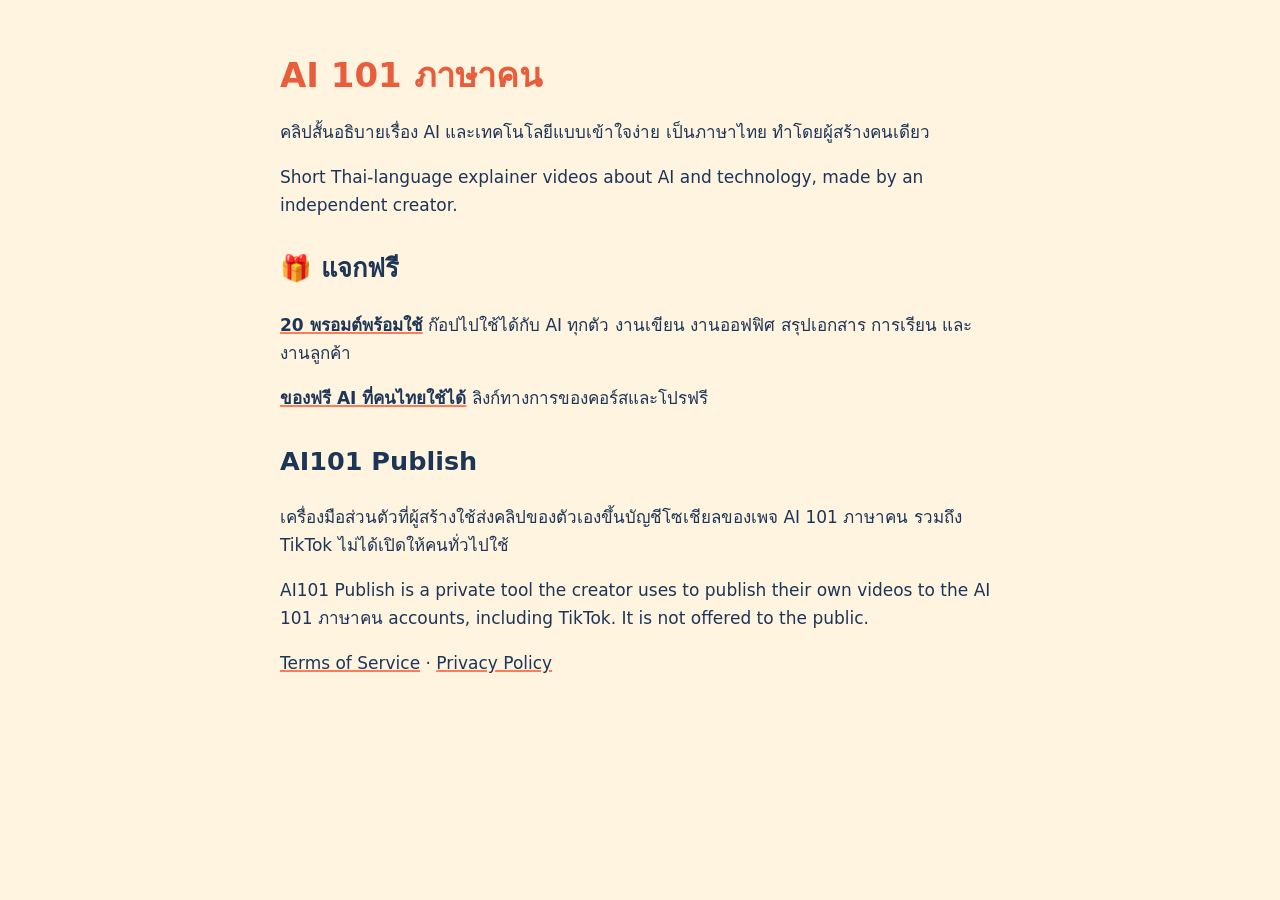
<file: index.html>
<!doctype html>
<html lang="th">
<head>
<meta charset="utf-8">
<meta name="viewport" content="width=device-width, initial-scale=1">
<title>AI 101 ภาษาคน</title>
<link rel="stylesheet" href="style.css">
</head>
<body>
<main>
  <h1>AI 101 ภาษาคน</h1>
  <p>คลิปสั้นอธิบายเรื่อง AI และเทคโนโลยีแบบเข้าใจง่าย เป็นภาษาไทย ทำโดยผู้สร้างคนเดียว</p>
  <p lang="en">Short Thai-language explainer videos about AI and technology, made by an independent creator.</p>

  <h2>🎁 แจกฟรี</h2>
  <p><a href="prompts.html"><strong>20 พรอมต์พร้อมใช้</strong></a> ก๊อปไปใช้ได้กับ AI ทุกตัว งานเขียน งานออฟฟิศ สรุปเอกสาร การเรียน และงานลูกค้า</p>
  <p><a href="free.html"><strong>ของฟรี AI ที่คนไทยใช้ได้</strong></a> ลิงก์ทางการของคอร์สและโปรฟรี</p>

  <h2>AI101 Publish</h2>
  <p>เครื่องมือส่วนตัวที่ผู้สร้างใช้ส่งคลิปของตัวเองขึ้นบัญชีโซเชียลของเพจ AI 101 ภาษาคน รวมถึง TikTok ไม่ได้เปิดให้คนทั่วไปใช้</p>
  <p lang="en">AI101 Publish is a private tool the creator uses to publish their own videos to the AI 101 ภาษาคน accounts, including TikTok. It is not offered to the public.</p>

  <p><a href="terms.html">Terms of Service</a> · <a href="privacy.html">Privacy Policy</a></p>
</main>
</body>
</html>
</file>
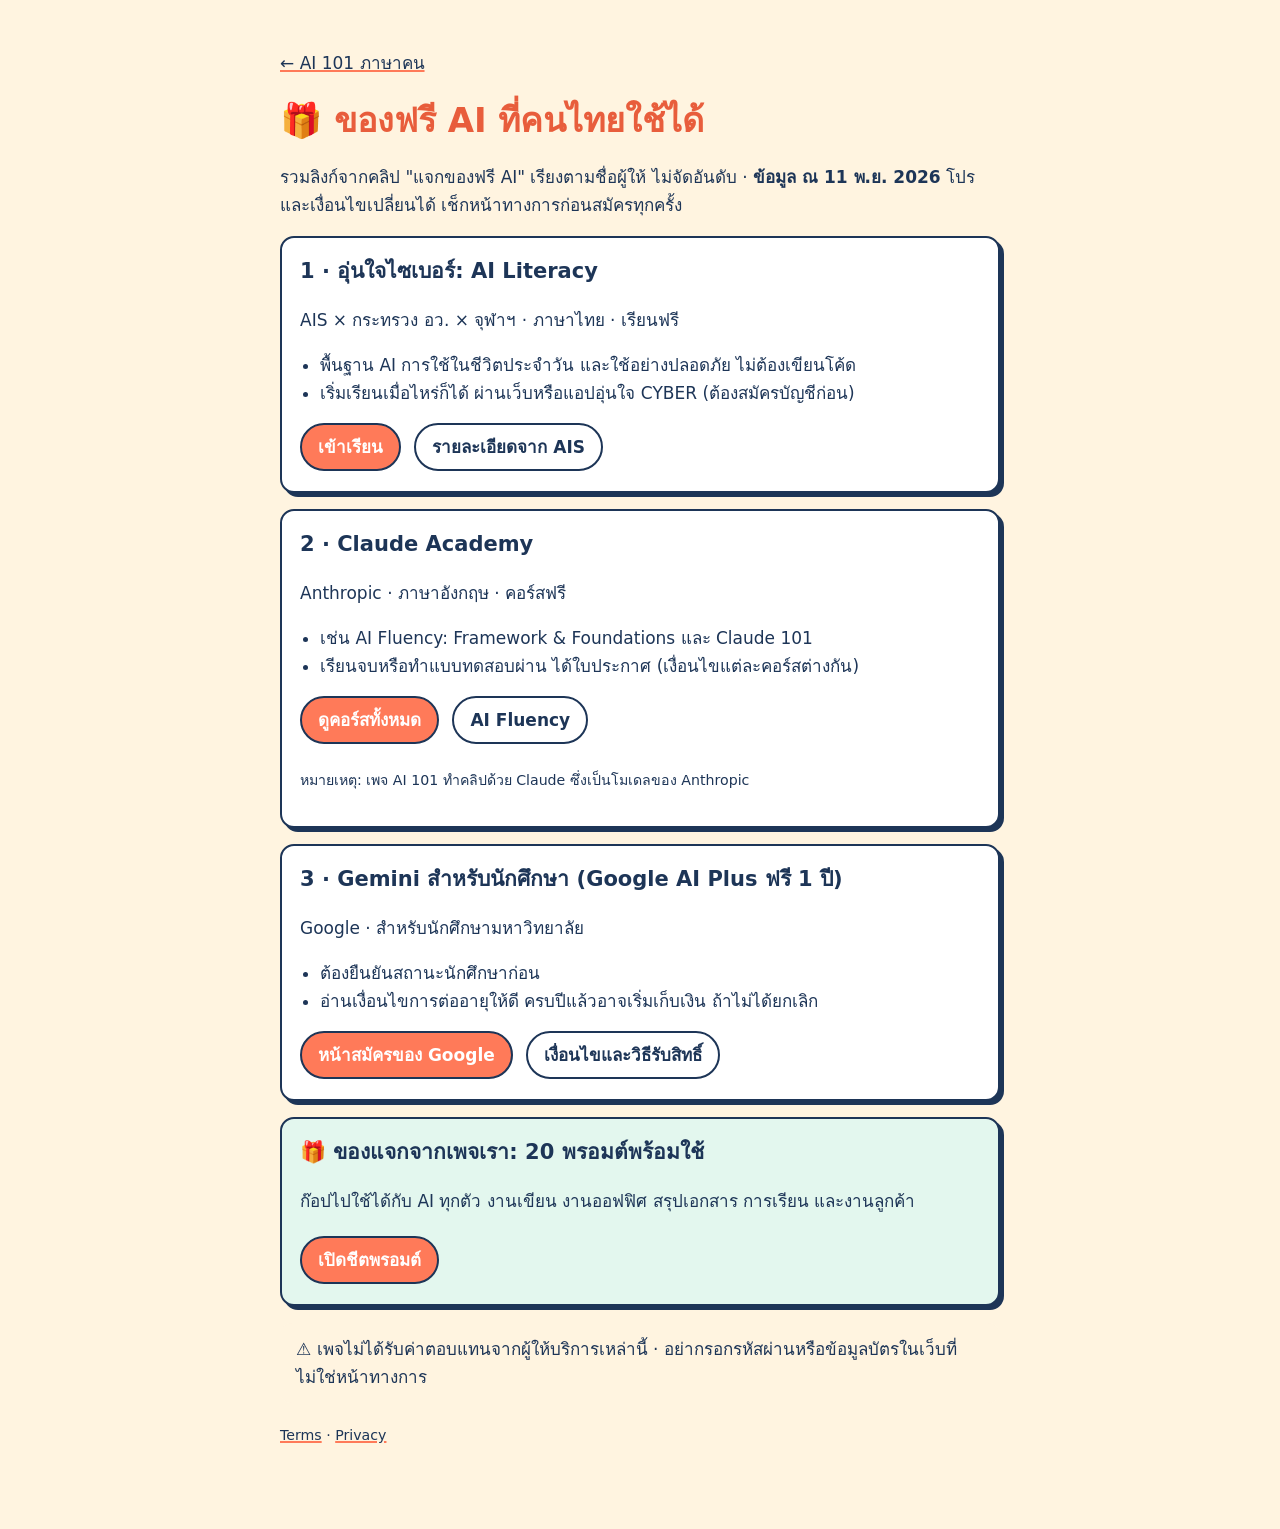
<file: free.html>
<!doctype html>
<html lang="th">
<head>
<meta charset="utf-8">
<meta name="viewport" content="width=device-width, initial-scale=1">
<title>ของฟรี AI ที่คนไทยใช้ได้ · AI 101 ภาษาคน</title>
<meta name="description" content="ลิงก์ทางการของคอร์สและโปร AI ฟรี: อุ่นใจไซเบอร์ AI Literacy, Claude Academy, Gemini สำหรับนักศึกษา และ 20 พรอมต์พร้อมใช้">
<link rel="stylesheet" href="style.css">
<style>
  .card { background: #fff; border: 2px solid #1d3557; border-radius: 14px; box-shadow: 4px 4px 0 #1d3557; padding: 16px 18px; margin: 16px 0; }
  .card h2 { margin: 0 0 6px; font-size: 21px; }
  .card ul { margin: 8px 0 12px; padding-left: 20px; }
  .btn { display: inline-block; background: #ff7a59; color: #fff; text-decoration: none; font-weight: 700; border: 2px solid #1d3557; border-radius: 999px; padding: 8px 16px; margin: 4px 8px 4px 0; }
  .btn.alt { background: #fff; color: #1d3557; }
  .btn:focus-visible { outline: 3px solid #1d3557; outline-offset: 2px; }
  .note { background: #fff4e0; border-radius: 12px; padding: 12px 16px; }
  .gift { background: #e3f7ee; }
</style>
</head>
<body>
<main>
  <p><a href="index.html">← AI 101 ภาษาคน</a></p>
  <h1>🎁 ของฟรี AI ที่คนไทยใช้ได้</h1>
  <p>รวมลิงก์จากคลิป "แจกของฟรี AI" เรียงตามชื่อผู้ให้ ไม่จัดอันดับ · <strong>ข้อมูล ณ 11 พ.ย. 2026</strong> โปรและเงื่อนไขเปลี่ยนได้ เช็กหน้าทางการก่อนสมัครทุกครั้ง</p>

  <div class="card">
    <h2>1 · อุ่นใจไซเบอร์: AI Literacy</h2>
    <p>AIS × กระทรวง อว. × จุฬาฯ · ภาษาไทย · เรียนฟรี</p>
    <ul>
      <li>พื้นฐาน AI การใช้ในชีวิตประจำวัน และใช้อย่างปลอดภัย ไม่ต้องเขียนโค้ด</li>
      <li>เริ่มเรียนเมื่อไหร่ก็ได้ ผ่านเว็บหรือแอปอุ่นใจ CYBER (ต้องสมัครบัญชีก่อน)</li>
    </ul>
    <a class="btn" href="https://aunjaicyber.ais.th/pathway/162" rel="noopener">เข้าเรียน</a>
    <a class="btn alt" href="https://www.ais.th/en/business/news-and-activity/announcements/ai-literacy" rel="noopener">รายละเอียดจาก AIS</a>
  </div>

  <div class="card">
    <h2>2 · Claude Academy</h2>
    <p>Anthropic · ภาษาอังกฤษ · คอร์สฟรี</p>
    <ul>
      <li>เช่น AI Fluency: Framework &amp; Foundations และ Claude 101</li>
      <li>เรียนจบหรือทำแบบทดสอบผ่าน ได้ใบประกาศ (เงื่อนไขแต่ละคอร์สต่างกัน)</li>
    </ul>
    <a class="btn" href="https://academy.claude.com/" rel="noopener">ดูคอร์สทั้งหมด</a>
    <a class="btn alt" href="https://anthropic.skilljar.com/ai-fluency-framework-foundations" rel="noopener">AI Fluency</a>
    <p><small>หมายเหตุ: เพจ AI 101 ทำคลิปด้วย Claude ซึ่งเป็นโมเดลของ Anthropic</small></p>
  </div>

  <div class="card">
    <h2>3 · Gemini สำหรับนักศึกษา (Google AI Plus ฟรี 1 ปี)</h2>
    <p>Google · สำหรับนักศึกษามหาวิทยาลัย</p>
    <ul>
      <li>ต้องยืนยันสถานะนักศึกษาก่อน</li>
      <li>อ่านเงื่อนไขการต่ออายุให้ดี ครบปีแล้วอาจเริ่มเก็บเงิน ถ้าไม่ได้ยกเลิก</li>
    </ul>
    <a class="btn" href="https://gemini.google/students/" rel="noopener">หน้าสมัครของ Google</a>
    <a class="btn alt" href="https://support.google.com/googleone/answer/17422238?hl=th" rel="noopener">เงื่อนไขและวิธีรับสิทธิ์</a>
  </div>

  <div class="card gift">
    <h2>🎁 ของแจกจากเพจเรา: 20 พรอมต์พร้อมใช้</h2>
    <p>ก๊อปไปใช้ได้กับ AI ทุกตัว งานเขียน งานออฟฟิศ สรุปเอกสาร การเรียน และงานลูกค้า</p>
    <a class="btn" href="prompts.html">เปิดชีตพรอมต์</a>
  </div>

  <p class="note">⚠️ เพจไม่ได้รับค่าตอบแทนจากผู้ให้บริการเหล่านี้ · อย่ากรอกรหัสผ่านหรือข้อมูลบัตรในเว็บที่ไม่ใช่หน้าทางการ</p>
  <p><small><a href="terms.html">Terms</a> · <a href="privacy.html">Privacy</a></small></p>
</main>
</body>
</html>
</file>
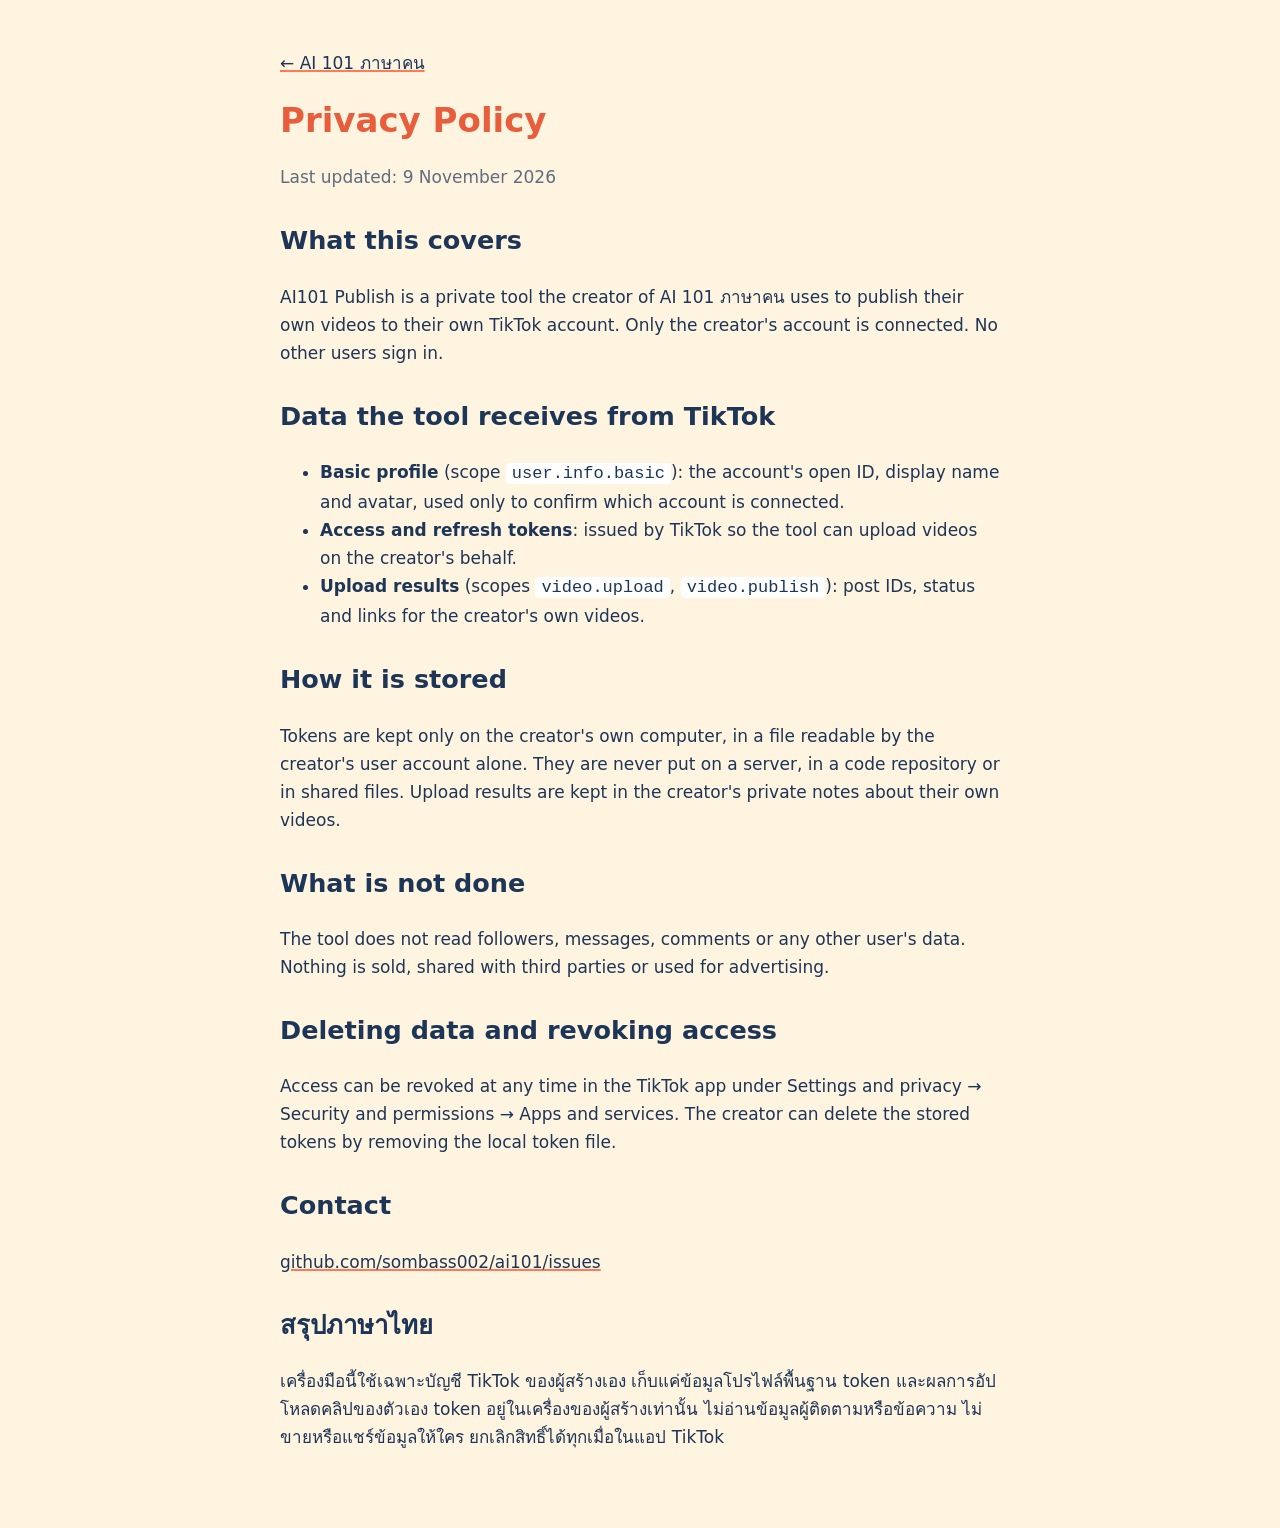
<file: privacy.html>
<!doctype html>
<html lang="en">
<head>
<meta charset="utf-8">
<meta name="viewport" content="width=device-width, initial-scale=1">
<title>Privacy Policy · AI101 Publish</title>
<link rel="stylesheet" href="style.css">
</head>
<body>
<main>
  <p><a href="index.html">← AI 101 ภาษาคน</a></p>
  <h1>Privacy Policy</h1>
  <p class="date">Last updated: 9 November 2026</p>

  <h2>What this covers</h2>
  <p>AI101 Publish is a private tool the creator of AI 101 ภาษาคน uses to publish their own videos to their own TikTok account. Only the creator's account is connected. No other users sign in.</p>

  <h2>Data the tool receives from TikTok</h2>
  <ul>
    <li><strong>Basic profile</strong> (scope <code>user.info.basic</code>): the account's open ID, display name and avatar, used only to confirm which account is connected.</li>
    <li><strong>Access and refresh tokens</strong>: issued by TikTok so the tool can upload videos on the creator's behalf.</li>
    <li><strong>Upload results</strong> (scopes <code>video.upload</code>, <code>video.publish</code>): post IDs, status and links for the creator's own videos.</li>
  </ul>

  <h2>How it is stored</h2>
  <p>Tokens are kept only on the creator's own computer, in a file readable by the creator's user account alone. They are never put on a server, in a code repository or in shared files. Upload results are kept in the creator's private notes about their own videos.</p>

  <h2>What is not done</h2>
  <p>The tool does not read followers, messages, comments or any other user's data. Nothing is sold, shared with third parties or used for advertising.</p>

  <h2>Deleting data and revoking access</h2>
  <p>Access can be revoked at any time in the TikTok app under Settings and privacy → Security and permissions → Apps and services. The creator can delete the stored tokens by removing the local token file.</p>

  <h2>Contact</h2>
  <p><a href="https://github.com/sombass002/ai101/issues">github.com/sombass002/ai101/issues</a></p>

  <h2 lang="th">สรุปภาษาไทย</h2>
  <p lang="th">เครื่องมือนี้ใช้เฉพาะบัญชี TikTok ของผู้สร้างเอง เก็บแค่ข้อมูลโปรไฟล์พื้นฐาน token และผลการอัปโหลดคลิปของตัวเอง token อยู่ในเครื่องของผู้สร้างเท่านั้น ไม่อ่านข้อมูลผู้ติดตามหรือข้อความ ไม่ขายหรือแชร์ข้อมูลให้ใคร ยกเลิกสิทธิ์ได้ทุกเมื่อในแอป TikTok</p>
</main>
</body>
</html>
</file>
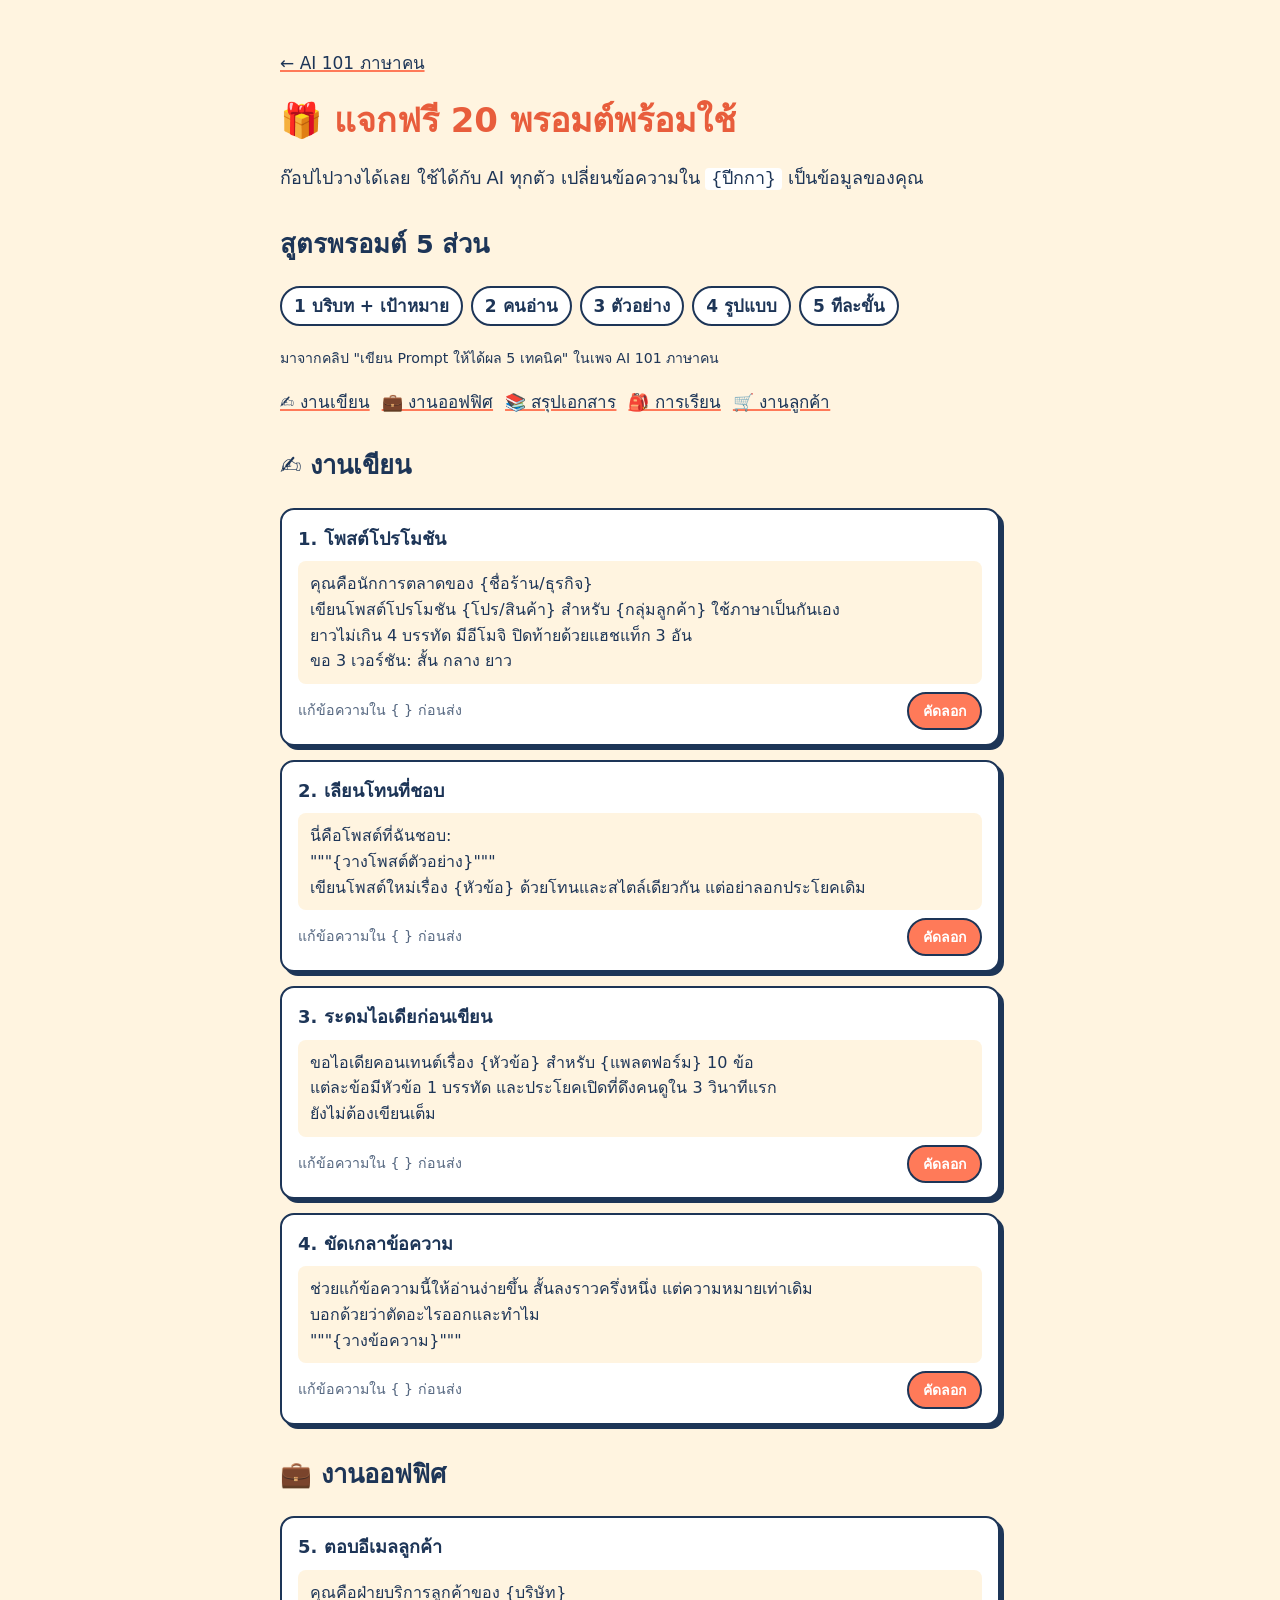
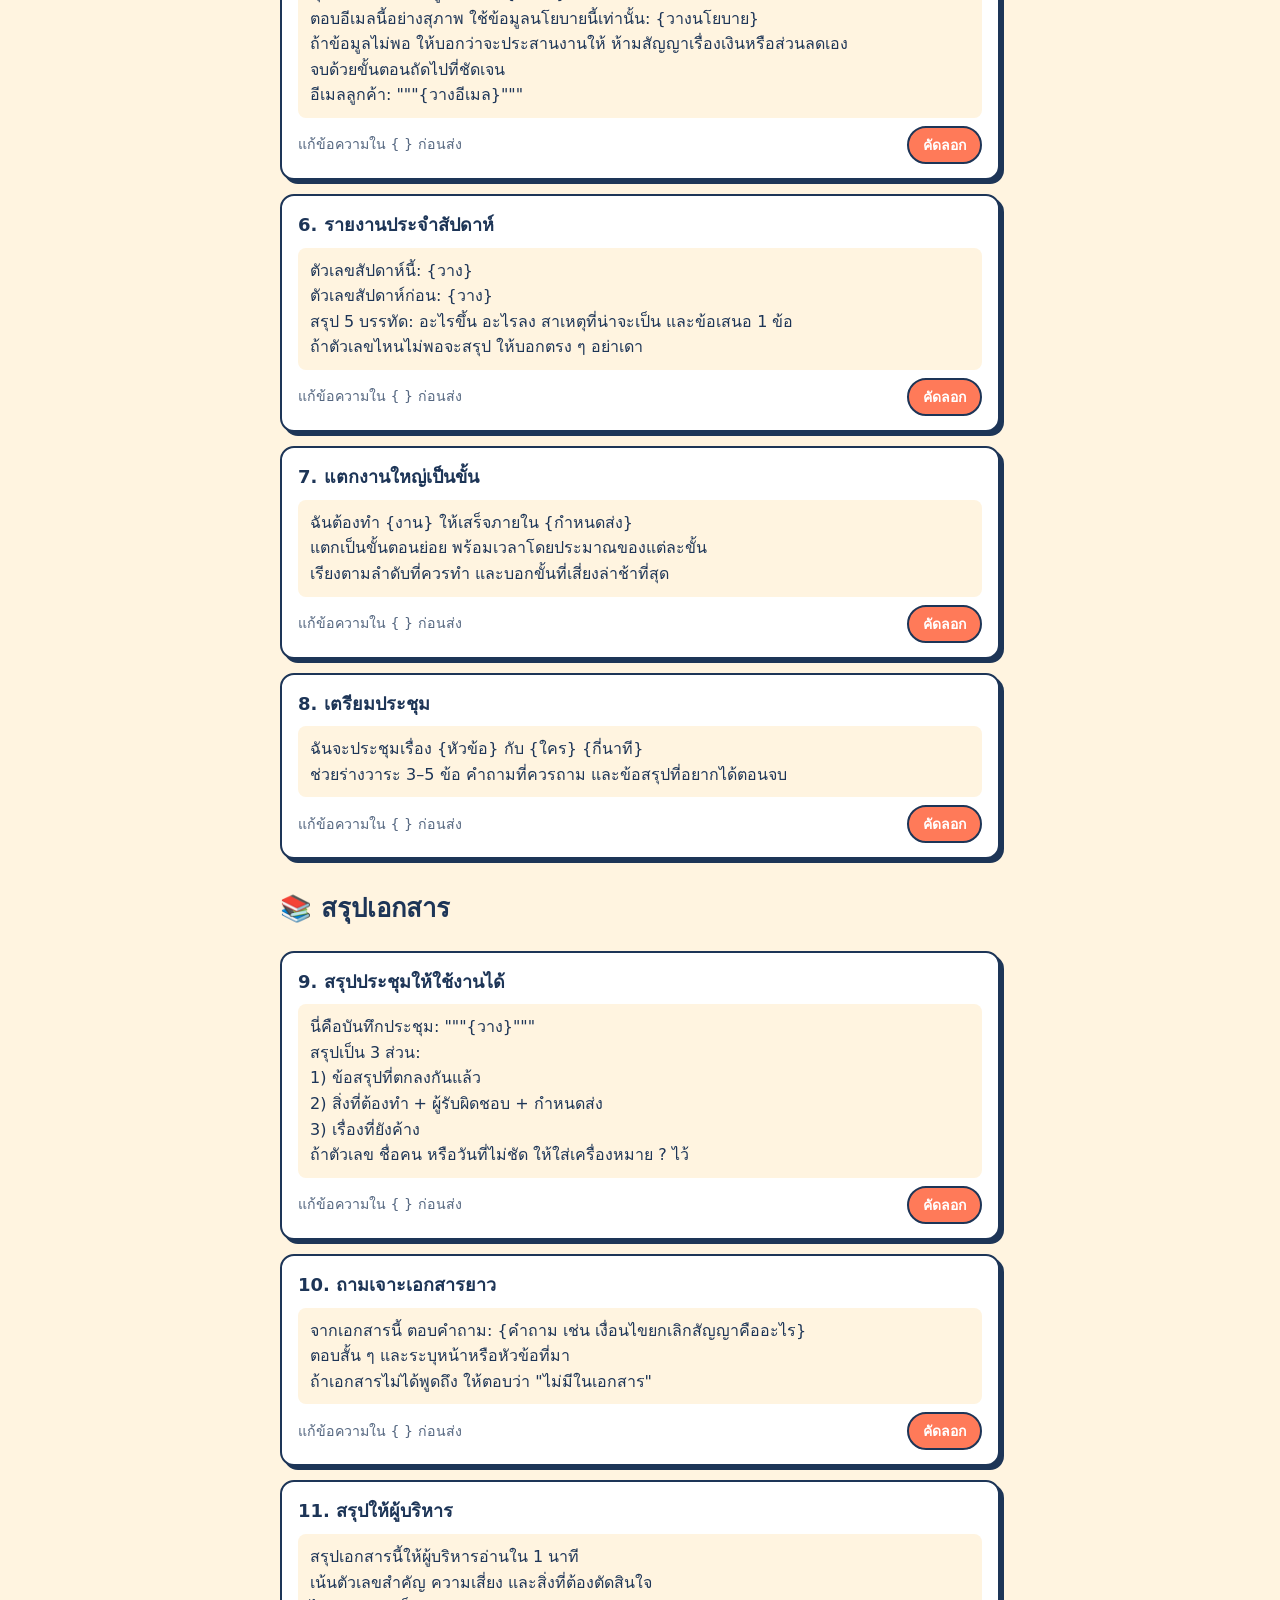
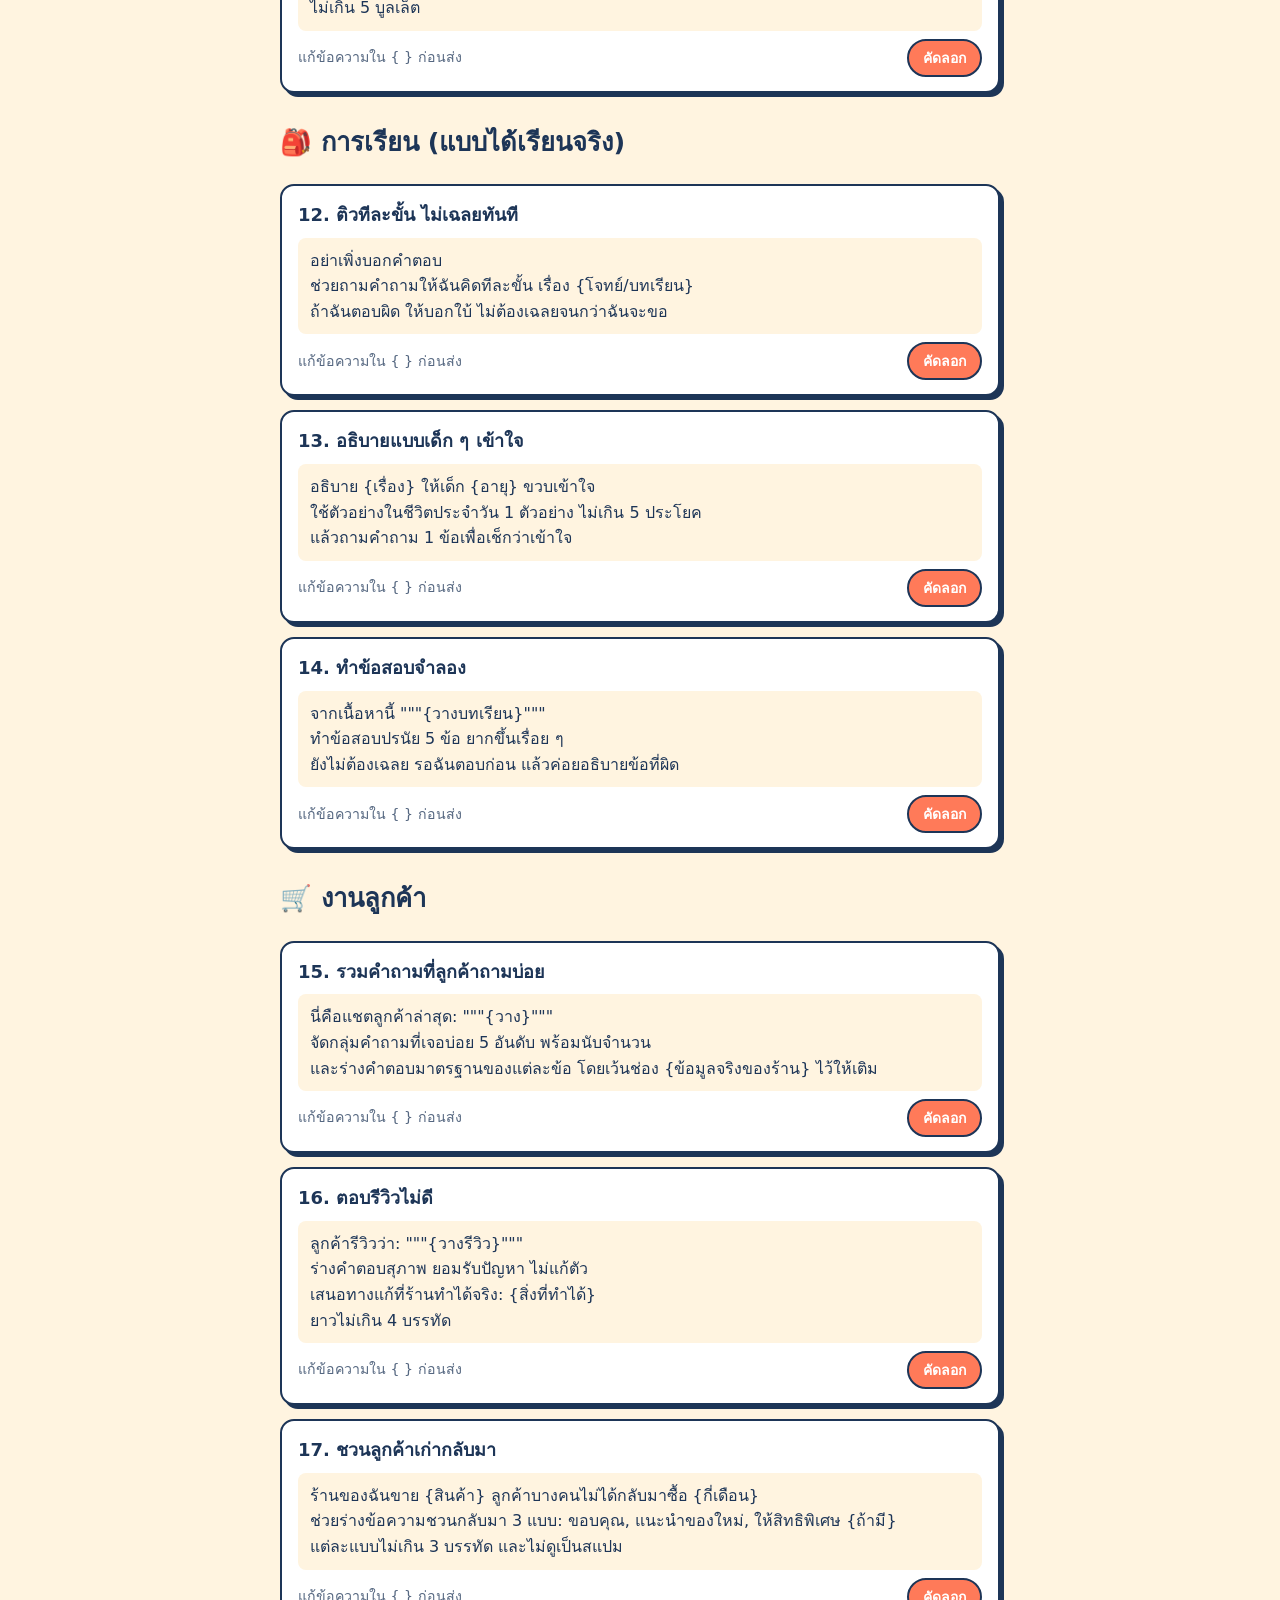
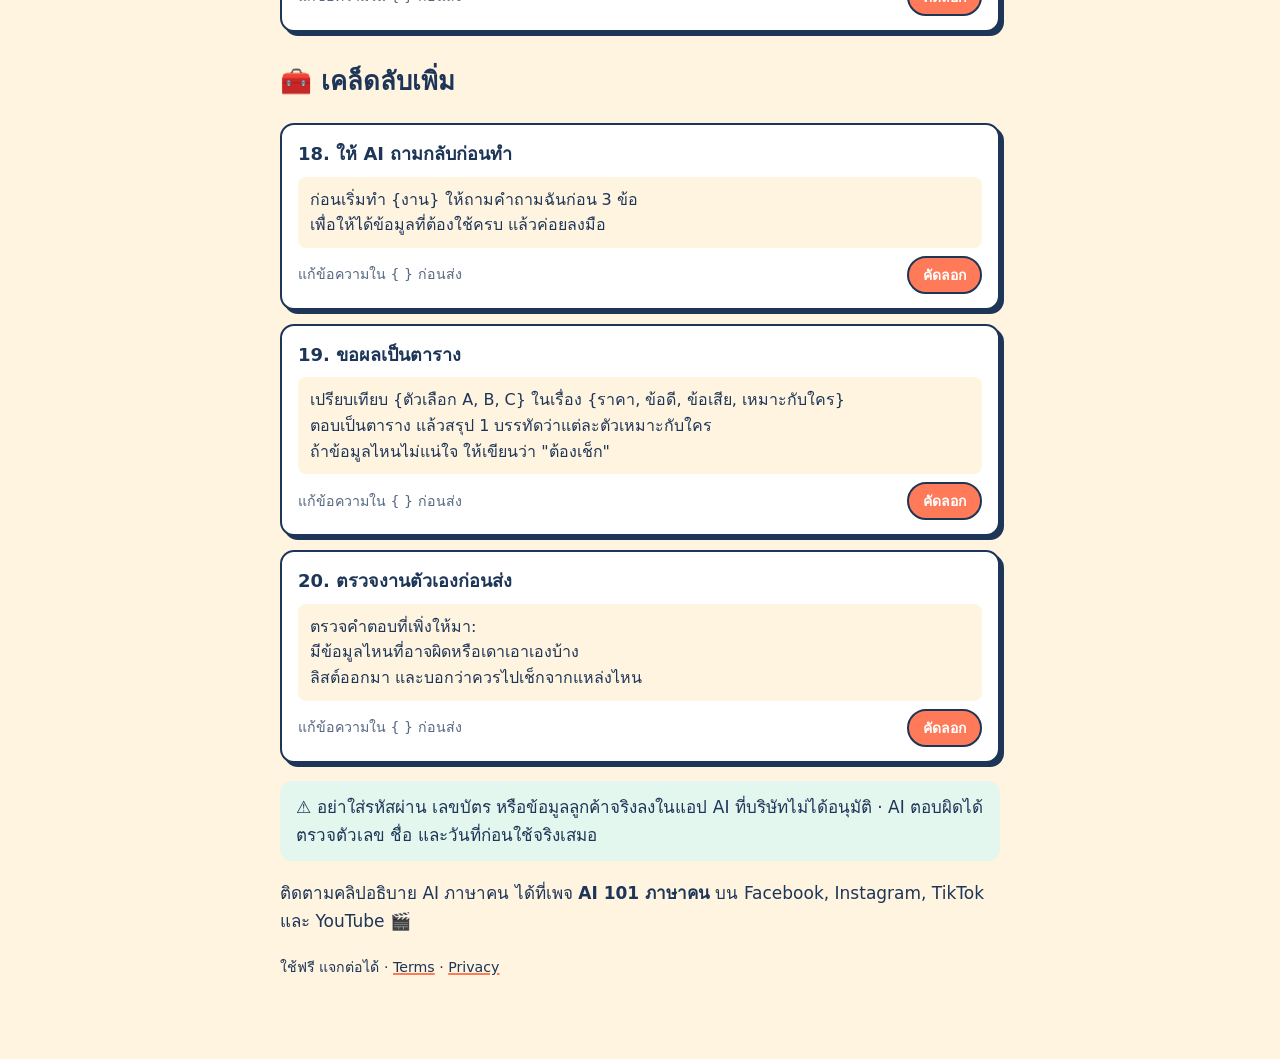
<file: prompts.html>
<!doctype html>
<html lang="th">
<head>
<meta charset="utf-8">
<meta name="viewport" content="width=device-width, initial-scale=1">
<title>แจกฟรี 20 พรอมต์พร้อมใช้ · AI 101 ภาษาคน</title>
<meta name="description" content="20 พรอมต์ภาษาไทย ก๊อปไปใช้ได้กับ AI ทุกตัว งานเขียน งานออฟฟิศ สรุปเอกสาร การเรียน และงานลูกค้า">
<link rel="stylesheet" href="style.css">
<style>
  .lead { font-size: 18px; }
  .formula { display: flex; flex-wrap: wrap; gap: 8px; margin: 12px 0 4px; }
  .formula span { background: #fff; border: 2px solid #1d3557; border-radius: 999px; padding: 4px 12px; font-weight: 600; }
  .card { background: #fff; border: 2px solid #1d3557; border-radius: 14px; box-shadow: 4px 4px 0 #1d3557; padding: 14px 16px; margin: 14px 0; }
  .card h3 { margin: 0 0 8px; font-size: 18px; }
  .card pre { white-space: pre-wrap; word-break: break-word; font: 16px/1.6 system-ui, -apple-system, sans-serif; background: #fff4e0; border-radius: 8px; padding: 10px 12px; margin: 0; }
  .card .row { display: flex; justify-content: space-between; align-items: center; gap: 10px; margin-top: 8px; }
  .card small { opacity: .75; }
  button.copy { font: 600 14px system-ui, sans-serif; border: 2px solid #1d3557; border-radius: 999px; background: #ff7a59; color: #fff; padding: 6px 14px; cursor: pointer; flex-shrink: 0; }
  button.copy:focus-visible { outline: 3px solid #1d3557; outline-offset: 2px; }
  .tip { background: #e3f7ee; border-radius: 12px; padding: 12px 16px; margin: 18px 0; }
  nav.toc a { margin-right: 12px; white-space: nowrap; }
  @media print { button.copy, nav.toc { display: none; } .card { box-shadow: none; break-inside: avoid; } body { background: #fff; } }
</style>
</head>
<body>
<main>
  <p><a href="index.html">← AI 101 ภาษาคน</a></p>
  <h1>🎁 แจกฟรี 20 พรอมต์พร้อมใช้</h1>
  <p class="lead">ก๊อปไปวางได้เลย ใช้ได้กับ AI ทุกตัว เปลี่ยนข้อความใน <code>{ปีกกา}</code> เป็นข้อมูลของคุณ</p>

  <h2>สูตรพรอมต์ 5 ส่วน</h2>
  <div class="formula"><span>1 บริบท + เป้าหมาย</span><span>2 คนอ่าน</span><span>3 ตัวอย่าง</span><span>4 รูปแบบ</span><span>5 ทีละขั้น</span></div>
  <p><small>มาจากคลิป "เขียน Prompt ให้ได้ผล 5 เทคนิค" ในเพจ AI 101 ภาษาคน</small></p>

  <nav class="toc"><a href="#write">✍️ งานเขียน</a><a href="#office">💼 งานออฟฟิศ</a><a href="#docs">📚 สรุปเอกสาร</a><a href="#learn">🎒 การเรียน</a><a href="#biz">🛒 งานลูกค้า</a></nav>

  <section id="write">
    <h2>✍️ งานเขียน</h2>
    <div class="card"><h3>1. โพสต์โปรโมชัน</h3><pre>คุณคือนักการตลาดของ {ชื่อร้าน/ธุรกิจ}
เขียนโพสต์โปรโมชัน {โปร/สินค้า} สำหรับ {กลุ่มลูกค้า} ใช้ภาษาเป็นกันเอง
ยาวไม่เกิน 4 บรรทัด มีอีโมจิ ปิดท้ายด้วยแฮชแท็ก 3 อัน
ขอ 3 เวอร์ชัน: สั้น กลาง ยาว</pre></div>
    <div class="card"><h3>2. เลียนโทนที่ชอบ</h3><pre>นี่คือโพสต์ที่ฉันชอบ:
"""{วางโพสต์ตัวอย่าง}"""
เขียนโพสต์ใหม่เรื่อง {หัวข้อ} ด้วยโทนและสไตล์เดียวกัน แต่อย่าลอกประโยคเดิม</pre></div>
    <div class="card"><h3>3. ระดมไอเดียก่อนเขียน</h3><pre>ขอไอเดียคอนเทนต์เรื่อง {หัวข้อ} สำหรับ {แพลตฟอร์ม} 10 ข้อ
แต่ละข้อมีหัวข้อ 1 บรรทัด และประโยคเปิดที่ดึงคนดูใน 3 วินาทีแรก
ยังไม่ต้องเขียนเต็ม</pre></div>
    <div class="card"><h3>4. ขัดเกลาข้อความ</h3><pre>ช่วยแก้ข้อความนี้ให้อ่านง่ายขึ้น สั้นลงราวครึ่งหนึ่ง แต่ความหมายเท่าเดิม
บอกด้วยว่าตัดอะไรออกและทำไม
"""{วางข้อความ}"""</pre></div>
  </section>

  <section id="office">
    <h2>💼 งานออฟฟิศ</h2>
    <div class="card"><h3>5. ตอบอีเมลลูกค้า</h3><pre>คุณคือฝ่ายบริการลูกค้าของ {บริษัท}
ตอบอีเมลนี้อย่างสุภาพ ใช้ข้อมูลนโยบายนี้เท่านั้น: {วางนโยบาย}
ถ้าข้อมูลไม่พอ ให้บอกว่าจะประสานงานให้ ห้ามสัญญาเรื่องเงินหรือส่วนลดเอง
จบด้วยขั้นตอนถัดไปที่ชัดเจน
อีเมลลูกค้า: """{วางอีเมล}"""</pre></div>
    <div class="card"><h3>6. รายงานประจำสัปดาห์</h3><pre>ตัวเลขสัปดาห์นี้: {วาง}
ตัวเลขสัปดาห์ก่อน: {วาง}
สรุป 5 บรรทัด: อะไรขึ้น อะไรลง สาเหตุที่น่าจะเป็น และข้อเสนอ 1 ข้อ
ถ้าตัวเลขไหนไม่พอจะสรุป ให้บอกตรง ๆ อย่าเดา</pre></div>
    <div class="card"><h3>7. แตกงานใหญ่เป็นขั้น</h3><pre>ฉันต้องทำ {งาน} ให้เสร็จภายใน {กำหนดส่ง}
แตกเป็นขั้นตอนย่อย พร้อมเวลาโดยประมาณของแต่ละขั้น
เรียงตามลำดับที่ควรทำ และบอกขั้นที่เสี่ยงล่าช้าที่สุด</pre></div>
    <div class="card"><h3>8. เตรียมประชุม</h3><pre>ฉันจะประชุมเรื่อง {หัวข้อ} กับ {ใคร} {กี่นาที}
ช่วยร่างวาระ 3–5 ข้อ คำถามที่ควรถาม และข้อสรุปที่อยากได้ตอนจบ</pre></div>
  </section>

  <section id="docs">
    <h2>📚 สรุปเอกสาร</h2>
    <div class="card"><h3>9. สรุปประชุมให้ใช้งานได้</h3><pre>นี่คือบันทึกประชุม: """{วาง}"""
สรุปเป็น 3 ส่วน:
1) ข้อสรุปที่ตกลงกันแล้ว
2) สิ่งที่ต้องทำ + ผู้รับผิดชอบ + กำหนดส่ง
3) เรื่องที่ยังค้าง
ถ้าตัวเลข ชื่อคน หรือวันที่ไม่ชัด ให้ใส่เครื่องหมาย ? ไว้</pre></div>
    <div class="card"><h3>10. ถามเจาะเอกสารยาว</h3><pre>จากเอกสารนี้ ตอบคำถาม: {คำถาม เช่น เงื่อนไขยกเลิกสัญญาคืออะไร}
ตอบสั้น ๆ และระบุหน้าหรือหัวข้อที่มา
ถ้าเอกสารไม่ได้พูดถึง ให้ตอบว่า "ไม่มีในเอกสาร"</pre></div>
    <div class="card"><h3>11. สรุปให้ผู้บริหาร</h3><pre>สรุปเอกสารนี้ให้ผู้บริหารอ่านใน 1 นาที
เน้นตัวเลขสำคัญ ความเสี่ยง และสิ่งที่ต้องตัดสินใจ
ไม่เกิน 5 บูลเล็ต</pre></div>
  </section>

  <section id="learn">
    <h2>🎒 การเรียน (แบบได้เรียนจริง)</h2>
    <div class="card"><h3>12. ติวทีละขั้น ไม่เฉลยทันที</h3><pre>อย่าเพิ่งบอกคำตอบ
ช่วยถามคำถามให้ฉันคิดทีละขั้น เรื่อง {โจทย์/บทเรียน}
ถ้าฉันตอบผิด ให้บอกใบ้ ไม่ต้องเฉลยจนกว่าฉันจะขอ</pre></div>
    <div class="card"><h3>13. อธิบายแบบเด็ก ๆ เข้าใจ</h3><pre>อธิบาย {เรื่อง} ให้เด็ก {อายุ} ขวบเข้าใจ
ใช้ตัวอย่างในชีวิตประจำวัน 1 ตัวอย่าง ไม่เกิน 5 ประโยค
แล้วถามคำถาม 1 ข้อเพื่อเช็กว่าเข้าใจ</pre></div>
    <div class="card"><h3>14. ทำข้อสอบจำลอง</h3><pre>จากเนื้อหานี้ """{วางบทเรียน}"""
ทำข้อสอบปรนัย 5 ข้อ ยากขึ้นเรื่อย ๆ
ยังไม่ต้องเฉลย รอฉันตอบก่อน แล้วค่อยอธิบายข้อที่ผิด</pre></div>
  </section>

  <section id="biz">
    <h2>🛒 งานลูกค้า</h2>
    <div class="card"><h3>15. รวมคำถามที่ลูกค้าถามบ่อย</h3><pre>นี่คือแชตลูกค้าล่าสุด: """{วาง}"""
จัดกลุ่มคำถามที่เจอบ่อย 5 อันดับ พร้อมนับจำนวน
และร่างคำตอบมาตรฐานของแต่ละข้อ โดยเว้นช่อง {ข้อมูลจริงของร้าน} ไว้ให้เติม</pre></div>
    <div class="card"><h3>16. ตอบรีวิวไม่ดี</h3><pre>ลูกค้ารีวิวว่า: """{วางรีวิว}"""
ร่างคำตอบสุภาพ ยอมรับปัญหา ไม่แก้ตัว
เสนอทางแก้ที่ร้านทำได้จริง: {สิ่งที่ทำได้}
ยาวไม่เกิน 4 บรรทัด</pre></div>
    <div class="card"><h3>17. ชวนลูกค้าเก่ากลับมา</h3><pre>ร้านของฉันขาย {สินค้า} ลูกค้าบางคนไม่ได้กลับมาซื้อ {กี่เดือน}
ช่วยร่างข้อความชวนกลับมา 3 แบบ: ขอบคุณ, แนะนำของใหม่, ให้สิทธิพิเศษ {ถ้ามี}
แต่ละแบบไม่เกิน 3 บรรทัด และไม่ดูเป็นสแปม</pre></div>
  </section>

  <section>
    <h2>🧰 เคล็ดลับเพิ่ม</h2>
    <div class="card"><h3>18. ให้ AI ถามกลับก่อนทำ</h3><pre>ก่อนเริ่มทำ {งาน} ให้ถามคำถามฉันก่อน 3 ข้อ
เพื่อให้ได้ข้อมูลที่ต้องใช้ครบ แล้วค่อยลงมือ</pre></div>
    <div class="card"><h3>19. ขอผลเป็นตาราง</h3><pre>เปรียบเทียบ {ตัวเลือก A, B, C} ในเรื่อง {ราคา, ข้อดี, ข้อเสีย, เหมาะกับใคร}
ตอบเป็นตาราง แล้วสรุป 1 บรรทัดว่าแต่ละตัวเหมาะกับใคร
ถ้าข้อมูลไหนไม่แน่ใจ ให้เขียนว่า "ต้องเช็ก"</pre></div>
    <div class="card"><h3>20. ตรวจงานตัวเองก่อนส่ง</h3><pre>ตรวจคำตอบที่เพิ่งให้มา:
มีข้อมูลไหนที่อาจผิดหรือเดาเอาเองบ้าง
ลิสต์ออกมา และบอกว่าควรไปเช็กจากแหล่งไหน</pre></div>
  </section>

  <div class="tip">⚠️ อย่าใส่รหัสผ่าน เลขบัตร หรือข้อมูลลูกค้าจริงลงในแอป AI ที่บริษัทไม่ได้อนุมัติ · AI ตอบผิดได้ ตรวจตัวเลข ชื่อ และวันที่ก่อนใช้จริงเสมอ</div>

  <p>ติดตามคลิปอธิบาย AI ภาษาคน ได้ที่เพจ <strong>AI 101 ภาษาคน</strong> บน Facebook, Instagram, TikTok และ YouTube 🎬</p>
  <p><small>ใช้ฟรี แจกต่อได้ · <a href="terms.html">Terms</a> · <a href="privacy.html">Privacy</a></small></p>
</main>
<script>
  // one copy button per card; copies only the prompt text
  document.querySelectorAll('.card').forEach(function (card) {
    var pre = card.querySelector('pre');
    var row = document.createElement('div'); row.className = 'row';
    var hint = document.createElement('small'); hint.textContent = 'แก้ข้อความใน { } ก่อนส่ง';
    var btn = document.createElement('button'); btn.className = 'copy'; btn.type = 'button'; btn.textContent = 'คัดลอก';
    btn.addEventListener('click', function () {
      var done = function () { btn.textContent = 'คัดลอกแล้ว ✓'; setTimeout(function () { btn.textContent = 'คัดลอก'; }, 1500); };
      if (navigator.clipboard) navigator.clipboard.writeText(pre.textContent).then(done, function () {});
    });
    row.appendChild(hint); row.appendChild(btn); card.appendChild(row);
  });
</script>
</body>
</html>
</file>
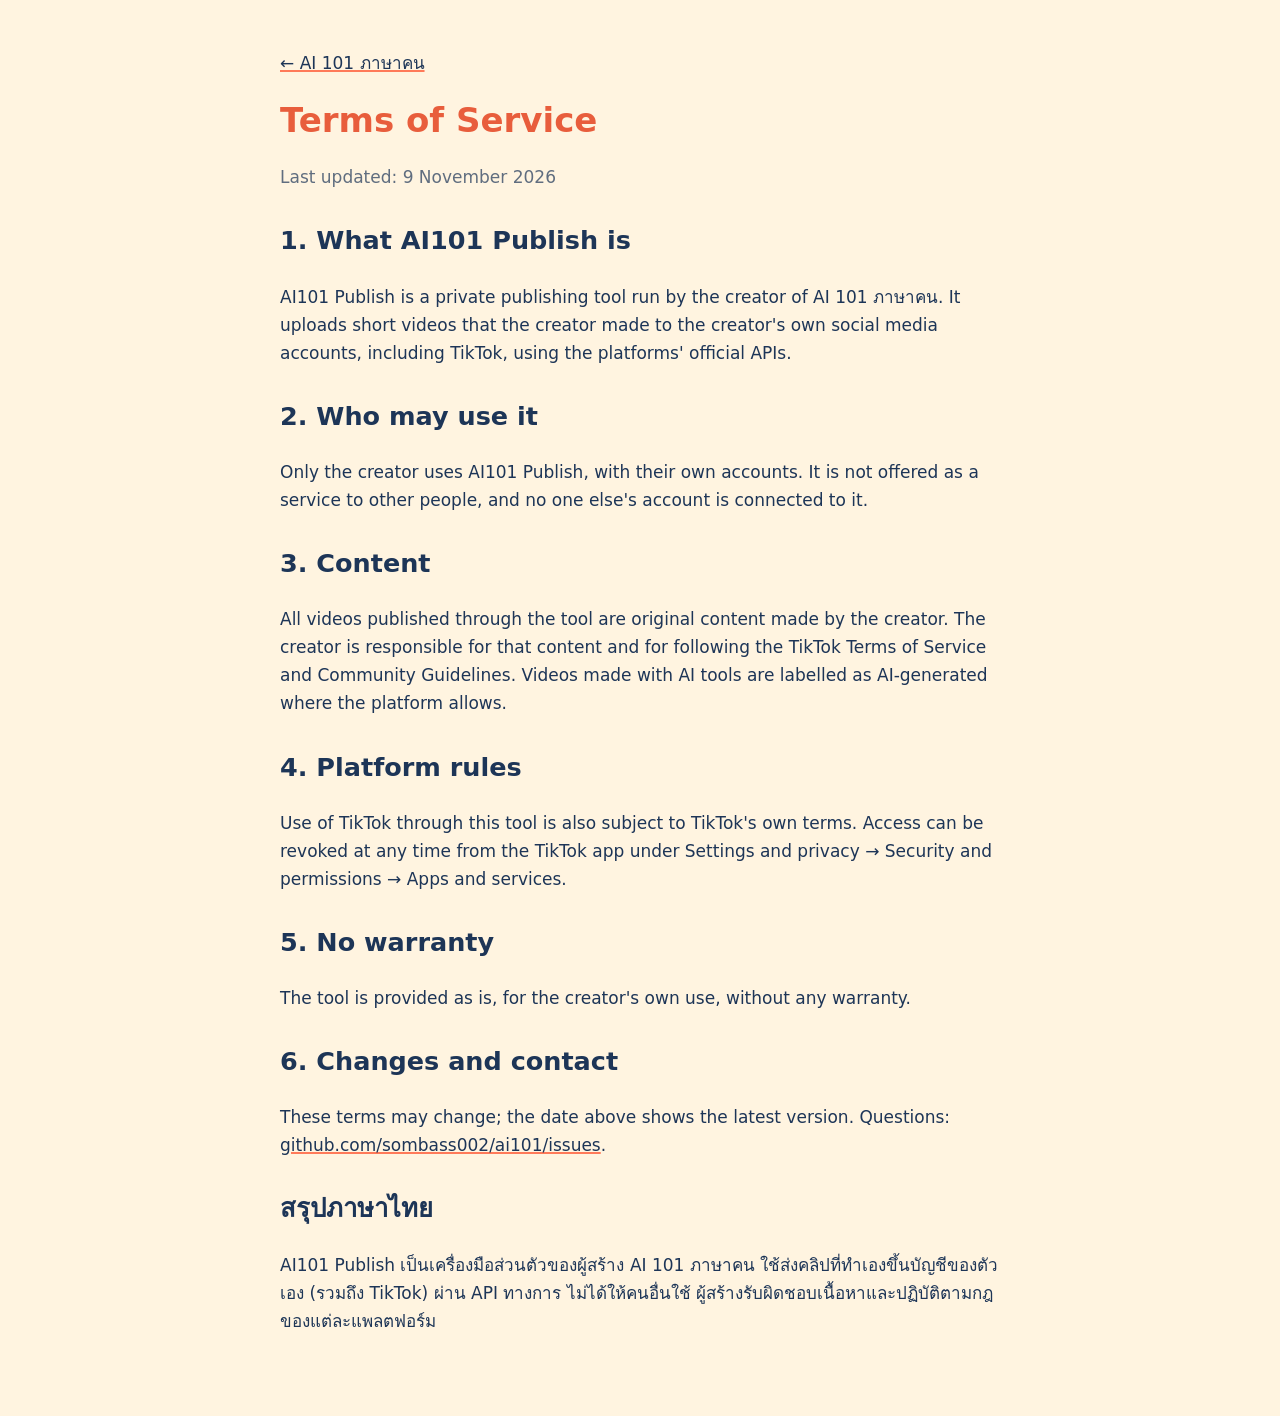
<file: terms.html>
<!doctype html>
<html lang="en">
<head>
<meta charset="utf-8">
<meta name="viewport" content="width=device-width, initial-scale=1">
<title>Terms of Service · AI101 Publish</title>
<link rel="stylesheet" href="style.css">
</head>
<body>
<main>
  <p><a href="index.html">← AI 101 ภาษาคน</a></p>
  <h1>Terms of Service</h1>
  <p class="date">Last updated: 9 November 2026</p>

  <h2>1. What AI101 Publish is</h2>
  <p>AI101 Publish is a private publishing tool run by the creator of AI 101 ภาษาคน. It uploads short videos that the creator made to the creator's own social media accounts, including TikTok, using the platforms' official APIs.</p>

  <h2>2. Who may use it</h2>
  <p>Only the creator uses AI101 Publish, with their own accounts. It is not offered as a service to other people, and no one else's account is connected to it.</p>

  <h2>3. Content</h2>
  <p>All videos published through the tool are original content made by the creator. The creator is responsible for that content and for following the TikTok Terms of Service and Community Guidelines. Videos made with AI tools are labelled as AI-generated where the platform allows.</p>

  <h2>4. Platform rules</h2>
  <p>Use of TikTok through this tool is also subject to TikTok's own terms. Access can be revoked at any time from the TikTok app under Settings and privacy → Security and permissions → Apps and services.</p>

  <h2>5. No warranty</h2>
  <p>The tool is provided as is, for the creator's own use, without any warranty.</p>

  <h2>6. Changes and contact</h2>
  <p>These terms may change; the date above shows the latest version. Questions: <a href="https://github.com/sombass002/ai101/issues">github.com/sombass002/ai101/issues</a>.</p>

  <h2 lang="th">สรุปภาษาไทย</h2>
  <p lang="th">AI101 Publish เป็นเครื่องมือส่วนตัวของผู้สร้าง AI 101 ภาษาคน ใช้ส่งคลิปที่ทำเองขึ้นบัญชีของตัวเอง (รวมถึง TikTok) ผ่าน API ทางการ ไม่ได้ให้คนอื่นใช้ ผู้สร้างรับผิดชอบเนื้อหาและปฏิบัติตามกฎของแต่ละแพลตฟอร์ม</p>
</main>
</body>
</html>
</file>
<file: style.css>
body { margin: 0; background: #fff4e0; color: #1d3557; font: 17px/1.65 system-ui, -apple-system, "Segoe UI", sans-serif; }
main { max-width: 720px; margin: 0 auto; padding: 32px 16px 64px; }
h1 { color: #e85d3c; line-height: 1.2; }
h2 { margin-top: 28px; }
a { color: #1d3557; text-decoration-color: #ff7a59; text-decoration-thickness: 2px; }
code { background: #ffffff; padding: 1px 6px; border-radius: 4px; }
.date { opacity: .7; }
</file>
